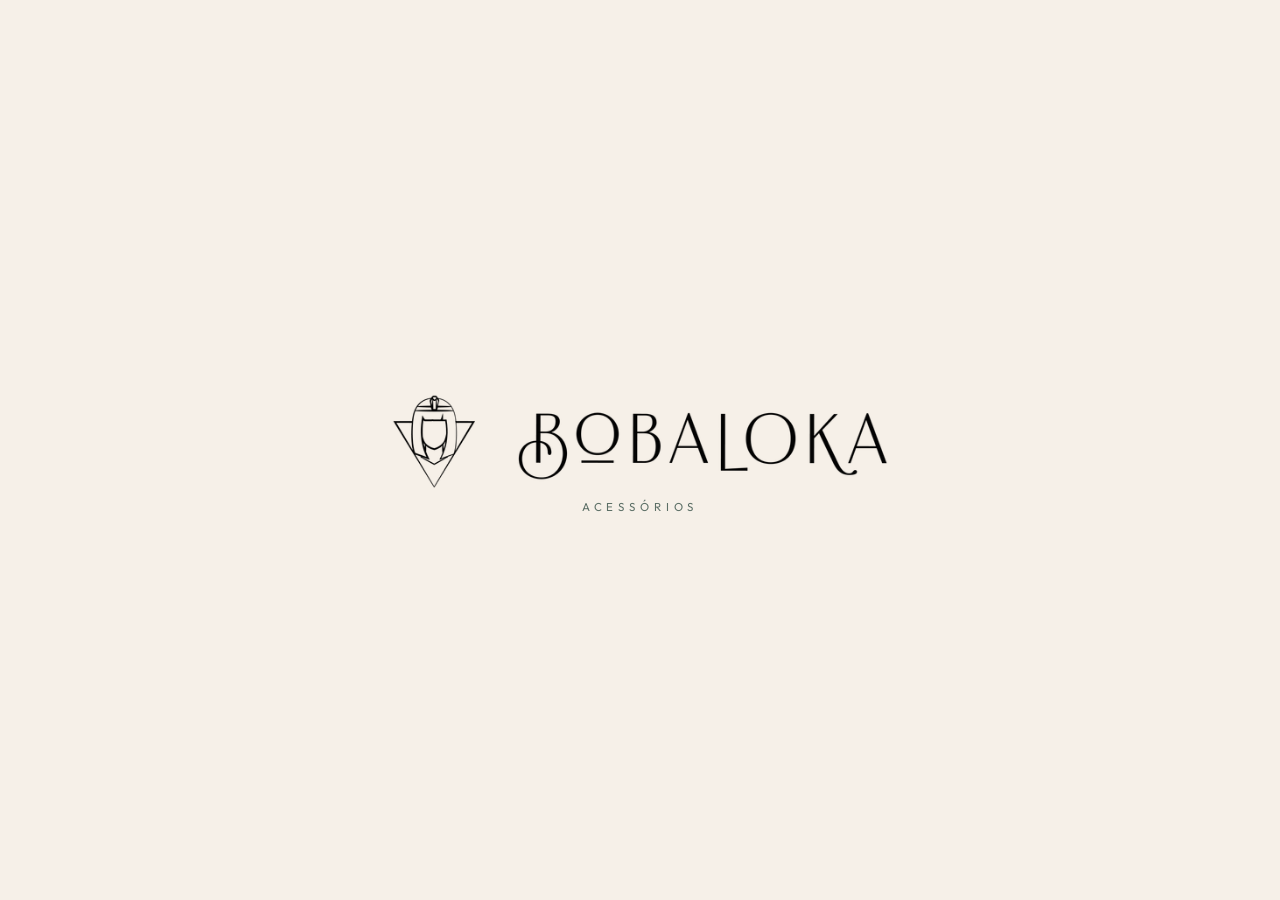
<file: index.html>
<!DOCTYPE html>
<html lang="pt-BR">
<head>
  <meta charset="UTF-8" />
  <meta name="viewport" content="width=device-width, initial-scale=1" />
  <meta name="theme-color" content="#1E3A2F" />
  <title>Bobaloka Acessórios</title>
  <meta name="description" content="Bobaloka Acessórios" />
  <link rel="icon" href="assets/icons/marca.svg" type="image/svg+xml" />
  <link rel="preconnect" href="https://fonts.googleapis.com" />
  <link rel="preconnect" href="https://fonts.gstatic.com" crossorigin />
  <link href="https://fonts.googleapis.com/css2?family=Outfit:wght@400;500&display=swap" rel="stylesheet" />
  <link rel="stylesheet" href="css/styles.css" />
</head>
<body class="home">
  <main class="home-brand">
    <h1>
      <img class="logo" src="assets/images/logo_bobaloka.png" alt="" />
      <span class="sr-only">Bobaloka</span>
    </h1>
    <p class="brand-tag">Acessórios</p>
  </main>
</body>
</html>
</file>
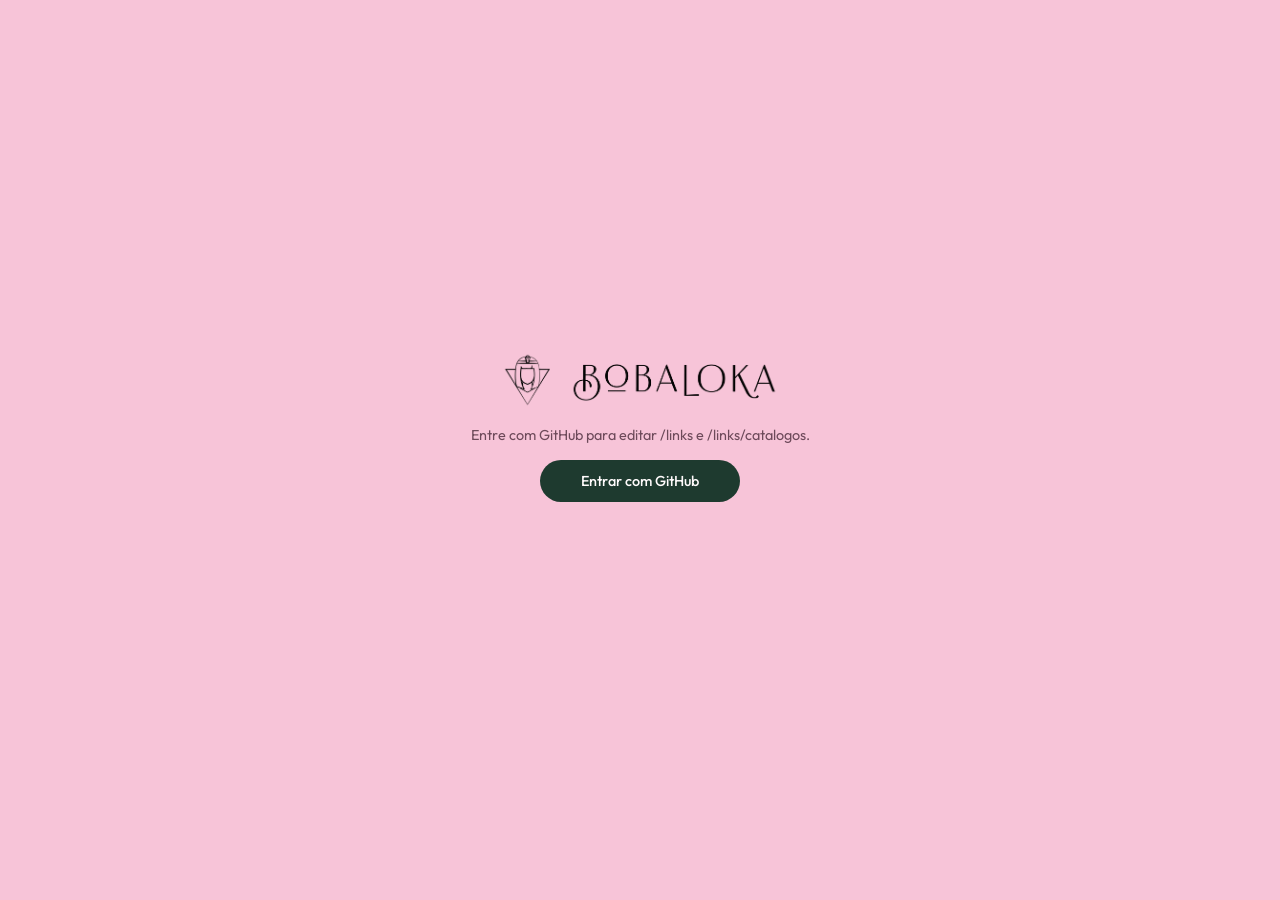
<file: admin/index.html>
<!DOCTYPE html>
<html lang="pt-BR">
<head>
  <meta charset="UTF-8" />
  <meta http-equiv="refresh" content="0;url=/links/admin/" />
  <link rel="canonical" href="/links/admin/" />
  <title>Admin | Bobaloka Acessórios</title>
  <script>
    location.replace("/links/admin/" + location.hash);
  </script>
</head>
<body>
  <p><a href="/links/admin/">Ir para o painel</a></p>
</body>
</html>
</file>
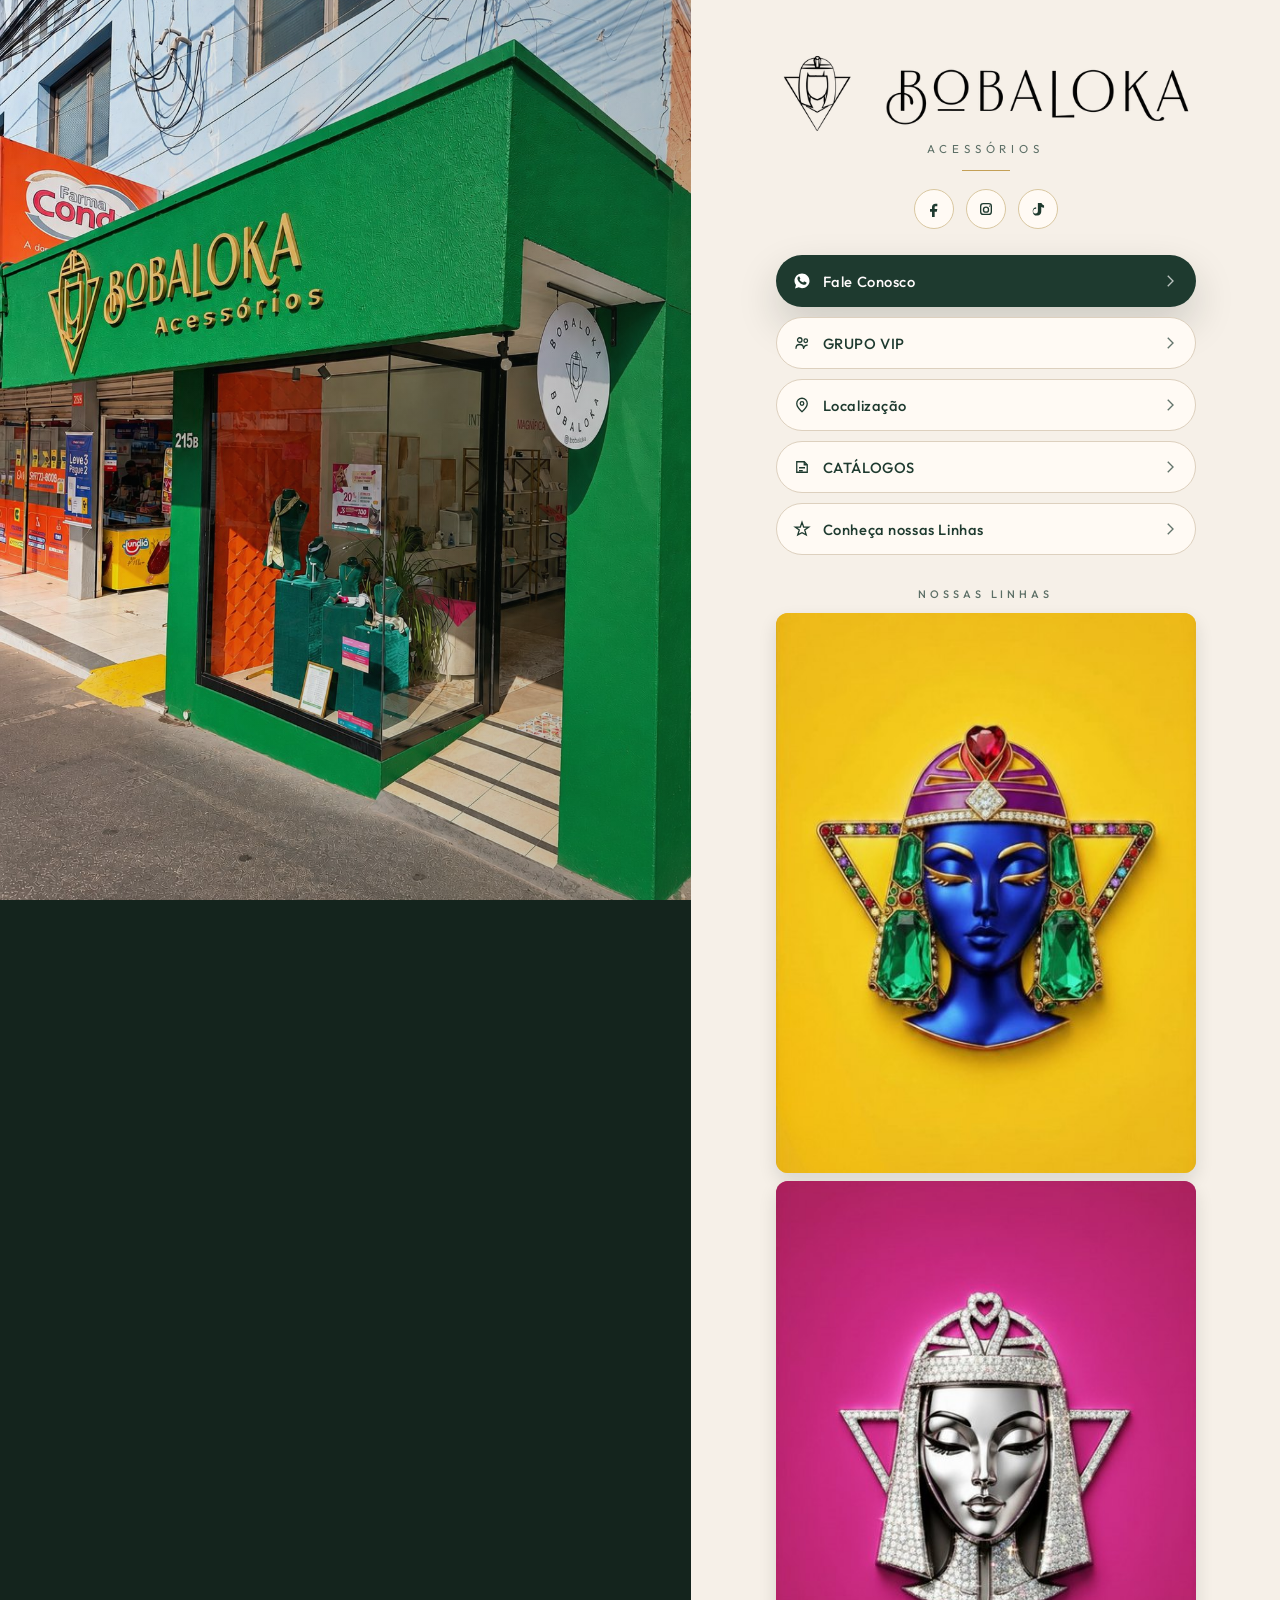
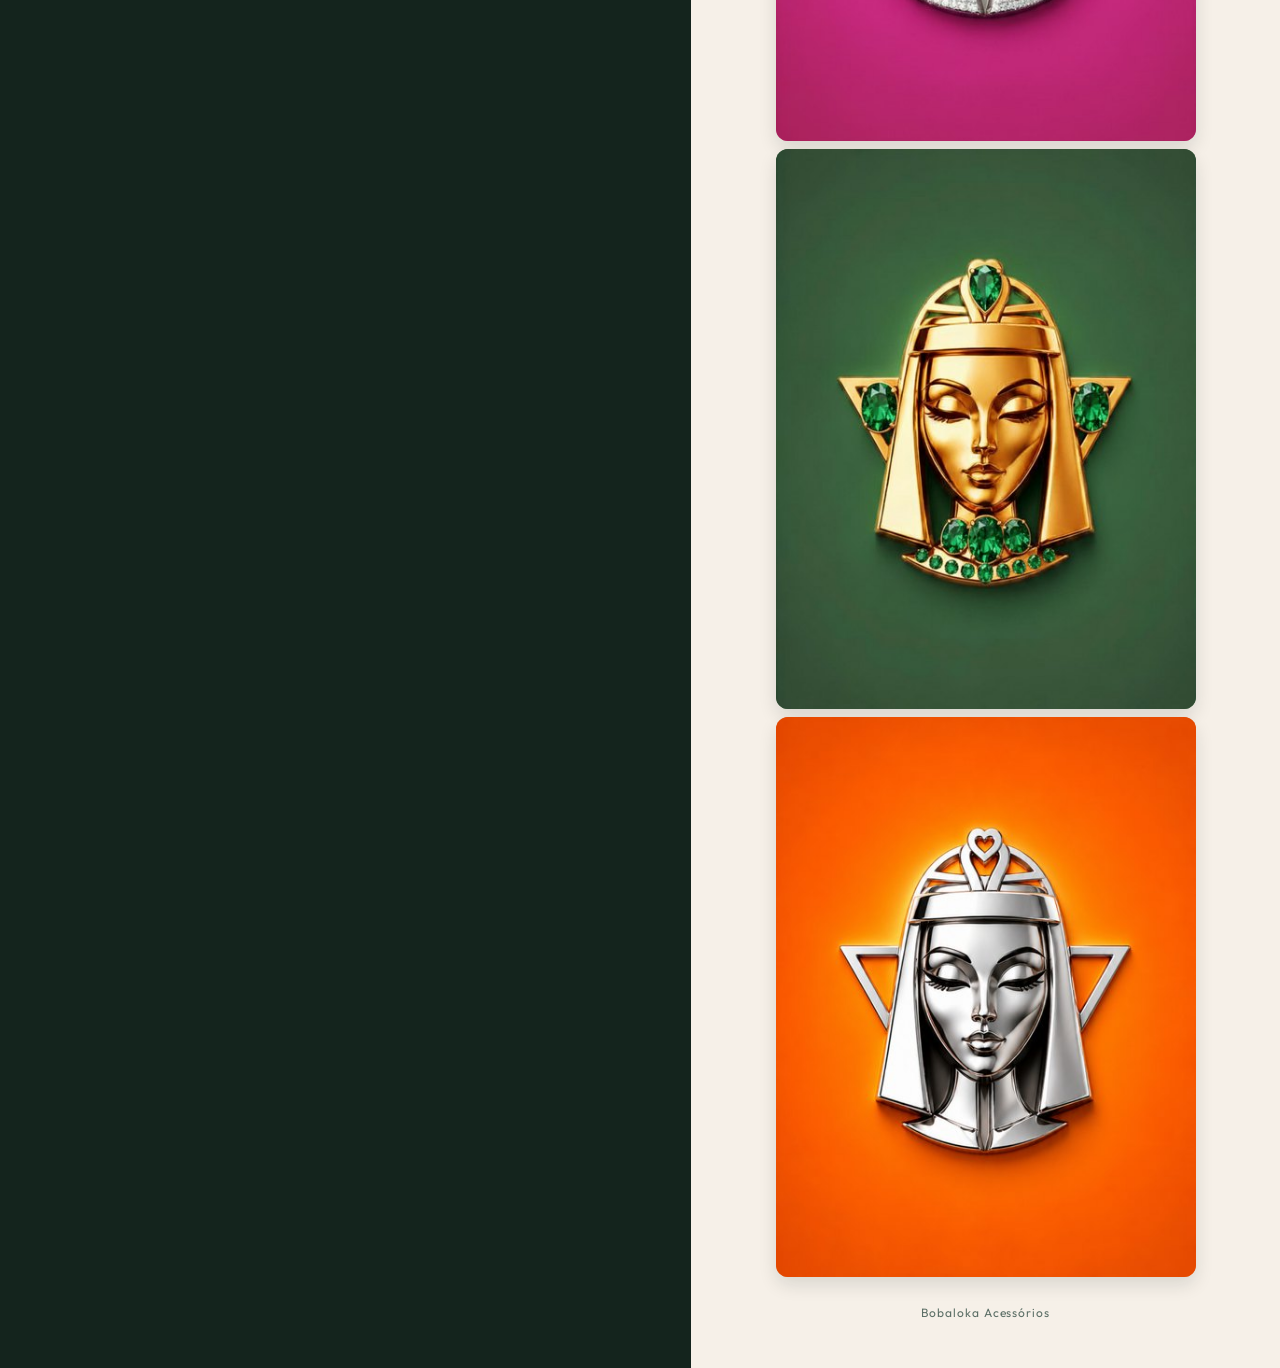
<file: catalogo/index.html>
<!DOCTYPE html>
<html lang="pt-BR">
<head>
  <meta charset="UTF-8" />
  <meta name="viewport" content="width=device-width, initial-scale=1" />
  <meta name="theme-color" content="#1E3A2F" />
  <title>Catálogo | Bobaloka Acessórios</title>
  <meta name="description" content="Bobaloka Acessórios — fale conosco, catálogos, linhas e loja." />
  <link rel="icon" href="../assets/icons/marca.svg" type="image/svg+xml" />
  <link rel="preconnect" href="https://fonts.googleapis.com" />
  <link rel="preconnect" href="https://fonts.gstatic.com" crossorigin />
  <link href="https://fonts.googleapis.com/css2?family=Outfit:wght@400;500&display=swap" rel="stylesheet" />
  <link rel="stylesheet" href="../css/styles.css" />
</head>
<body>
  <div class="page">
    <aside class="hero">
      <img
        src="../assets/images/loja.jpg"
        data-fallback="https://kiwi-f3qz3s.canva.link/bobaloka-acess-rios/_assets/media/136b9a3b6e578e9741b6e3a598acf99f.png"
        alt="Fachada da loja Bobaloka Acessórios"
      />
    </aside>

    <main class="panel">
      <div class="panel-inner">
        <header class="brand">
          <h1>
            <img class="logo" src="../assets/images/logo_bobaloka.png" alt="" />
            <span class="sr-only">Bobaloka</span>
          </h1>
          <p class="brand-tag">Acessórios</p>
          <div class="gold-line"></div>
        </header>

        <div class="socials">
          <a href="https://www.facebook.com/Bobalokaacessorios" target="_blank" rel="noopener noreferrer" aria-label="Facebook">
            <img src="../assets/icons/facebook.svg" alt="" />
          </a>
          <a href="https://www.instagram.com/bobaloka_/" target="_blank" rel="noopener noreferrer" aria-label="Instagram">
            <img src="../assets/icons/instagram.svg" alt="" />
          </a>
          <a href="https://www.tiktok.com/@bobalokaacessorio" target="_blank" rel="noopener noreferrer" aria-label="TikTok">
            <img src="../assets/icons/tiktok.svg" alt="" />
          </a>
        </div>

        <nav aria-label="Links principais">
          <a class="btn btn-primary" href="https://wa.me/message/WSMJNMSPPYQ3F1" target="_blank" rel="noopener noreferrer">
            <img class="ico" src="../assets/icons/whatsapp.svg" alt="" />
            <span>Fale Conosco</span>
            <img class="chev" src="../assets/icons/chevron.svg" alt="" />
          </a>

          <a class="btn btn-ghost" href="https://chat.whatsapp.com/LNPMnIO7Sr1DOEUdCmJw3t" target="_blank" rel="noopener noreferrer">
            <img class="ico" src="../assets/icons/grupo.svg" alt="" />
            <span>GRUPO VIP</span>
            <img class="chev" src="../assets/icons/chevron.svg" alt="" />
          </a>

          <a class="btn btn-ghost" href="https://maps.app.goo.gl/pb8vqjSMNnrAKsy87" target="_blank" rel="noopener noreferrer">
            <img class="ico" src="../assets/icons/local.svg" alt="" />
            <span>Localização</span>
            <img class="chev" src="../assets/icons/chevron.svg" alt="" />
          </a>

          <a class="btn btn-ghost" href="https://kiwi-f3qz3s.canva.link/dahvr6tegf8" target="_blank" rel="noopener noreferrer">
            <img class="ico" src="../assets/icons/catalogo.svg" alt="" />
            <span>CATÁLOGOS</span>
            <img class="chev" src="../assets/icons/chevron.svg" alt="" />
          </a>

          <a class="btn btn-ghost" href="https://canva.link/4mnb7df4q1sby7g" target="_blank" rel="noopener noreferrer">
            <img class="ico" src="../assets/icons/linhas.svg" alt="" />
            <span>Conheça nossas Linhas</span>
            <img class="chev" src="../assets/icons/chevron.svg" alt="" />
          </a>
        </nav>

        <section class="linhas" aria-label="Nossas linhas">
          <h2>Nossas linhas</h2>
          <div class="mosaic">
            <a class="tile t1" href="https://canva.link/4mnb7df4q1sby7g" target="_blank" rel="noopener noreferrer" aria-label="Conheça nossas Linhas">
              <img src="../assets/images/linha-1.jpg" data-fallback="https://kiwi-f3qz3s.canva.link/bobaloka-acess-rios/_assets/media/a388812c7fa0ef01f77255876ef562f1.png" alt="" />
            </a>
            <a class="tile t2" href="https://canva.link/4mnb7df4q1sby7g" target="_blank" rel="noopener noreferrer" aria-label="Conheça nossas Linhas">
              <img src="../assets/images/linha-2.jpg" data-fallback="https://kiwi-f3qz3s.canva.link/bobaloka-acess-rios/_assets/media/4ac3ef6ae70841d393ba1b425686c742.png" alt="" />
            </a>
            <a class="tile t3" href="https://canva.link/4mnb7df4q1sby7g" target="_blank" rel="noopener noreferrer" aria-label="Conheça nossas Linhas">
              <img src="../assets/images/linha-3.jpg" data-fallback="https://kiwi-f3qz3s.canva.link/bobaloka-acess-rios/_assets/media/27f43d047ba1ca16864059ba9b86fd74.png" alt="" />
            </a>
            <a class="tile t4" href="https://canva.link/4mnb7df4q1sby7g" target="_blank" rel="noopener noreferrer" aria-label="Conheça nossas Linhas">
              <img src="../assets/images/linha-4.jpg" data-fallback="https://kiwi-f3qz3s.canva.link/bobaloka-acess-rios/_assets/media/987bcf726a7acad573b23113d63a9a9f.png" alt="" />
            </a>
          </div>
        </section>

        <p class="foot">Bobaloka Acessórios</p>
      </div>
    </main>
  </div>
  <script src="../js/main.js"></script>
</body>
</html>
</file>
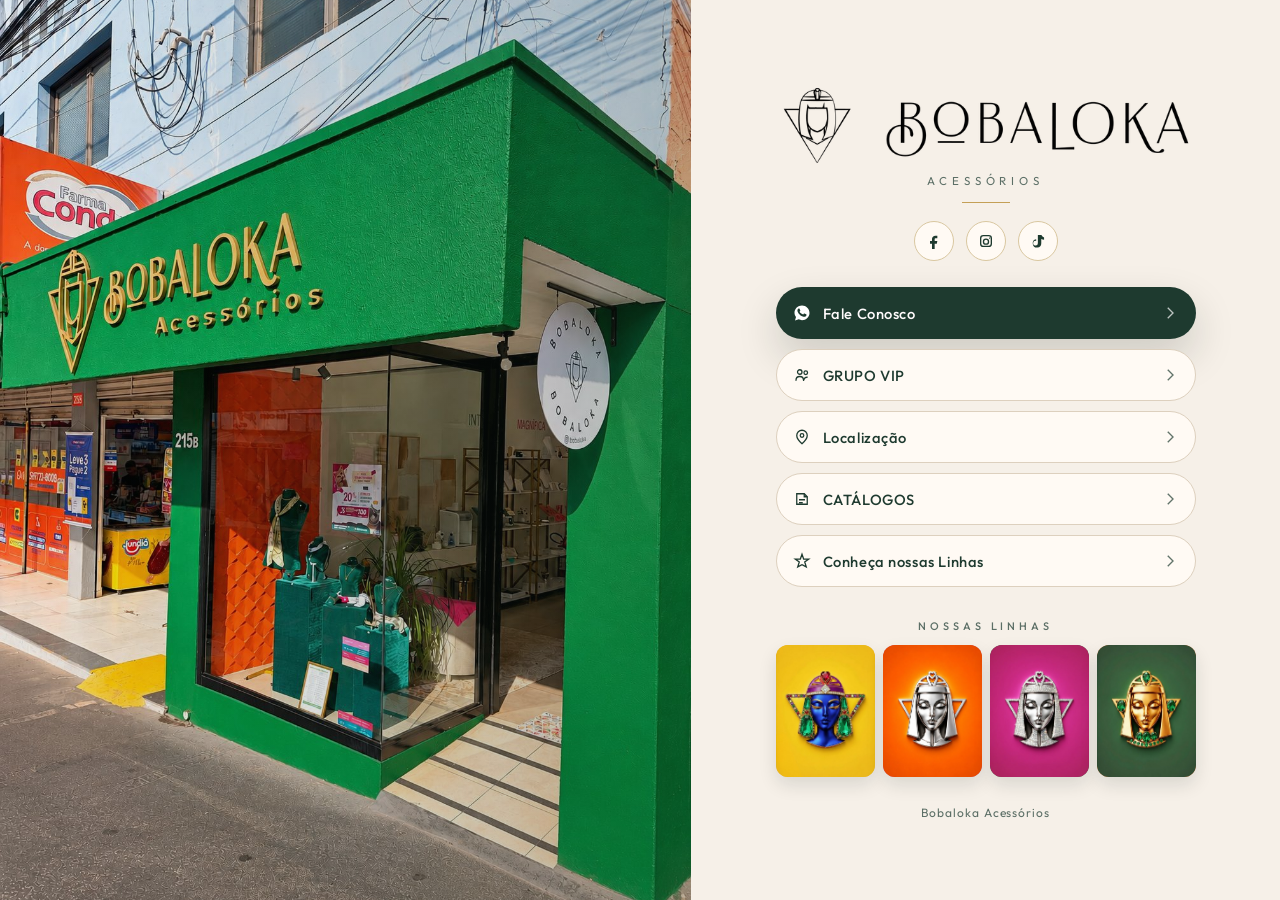
<file: links/index.html>
<!DOCTYPE html>
<html lang="pt-BR">
<head>
  <meta charset="UTF-8" />
  <meta name="viewport" content="width=device-width, initial-scale=1" />
  <meta name="theme-color" content="#1E3A2F" />
  <title>Links | Bobaloka Acessórios</title>
  <meta name="description" content="Bobaloka Acessórios — fale conosco, catálogos, linhas e loja." />
  <link rel="icon" href="../assets/icons/marca.svg" type="image/svg+xml" />
  <link rel="preconnect" href="https://fonts.googleapis.com" />
  <link rel="preconnect" href="https://fonts.gstatic.com" crossorigin />
  <link href="https://fonts.googleapis.com/css2?family=Outfit:wght@400;500&display=swap" rel="stylesheet" />
  <link rel="stylesheet" href="../css/styles.css" />
</head>
<body>
  <div class="page">
    <aside class="hero">
      <img id="hero-image" src="../assets/images/loja.jpg" alt="Fachada da loja Bobaloka Acessórios" />
    </aside>

    <main class="panel">
      <div class="panel-inner">
        <header class="brand">
          <h1>
            <img class="logo" src="../assets/images/logo_bobaloka.png" alt="" />
            <span class="sr-only">Bobaloka</span>
          </h1>
          <p class="brand-tag">Acessórios</p>
          <div class="gold-line"></div>
        </header>

        <div class="socials" id="socials"></div>
        <nav aria-label="Links principais" id="buttons"></nav>

        <section class="linhas" aria-label="Nossas linhas">
          <h2>Nossas linhas</h2>
          <div class="mosaic" id="mosaic"></div>
        </section>

        <p class="foot">Bobaloka Acessórios</p>
      </div>
    </main>
  </div>
  <script src="../js/links.js"></script>
</body>
</html>
</file>
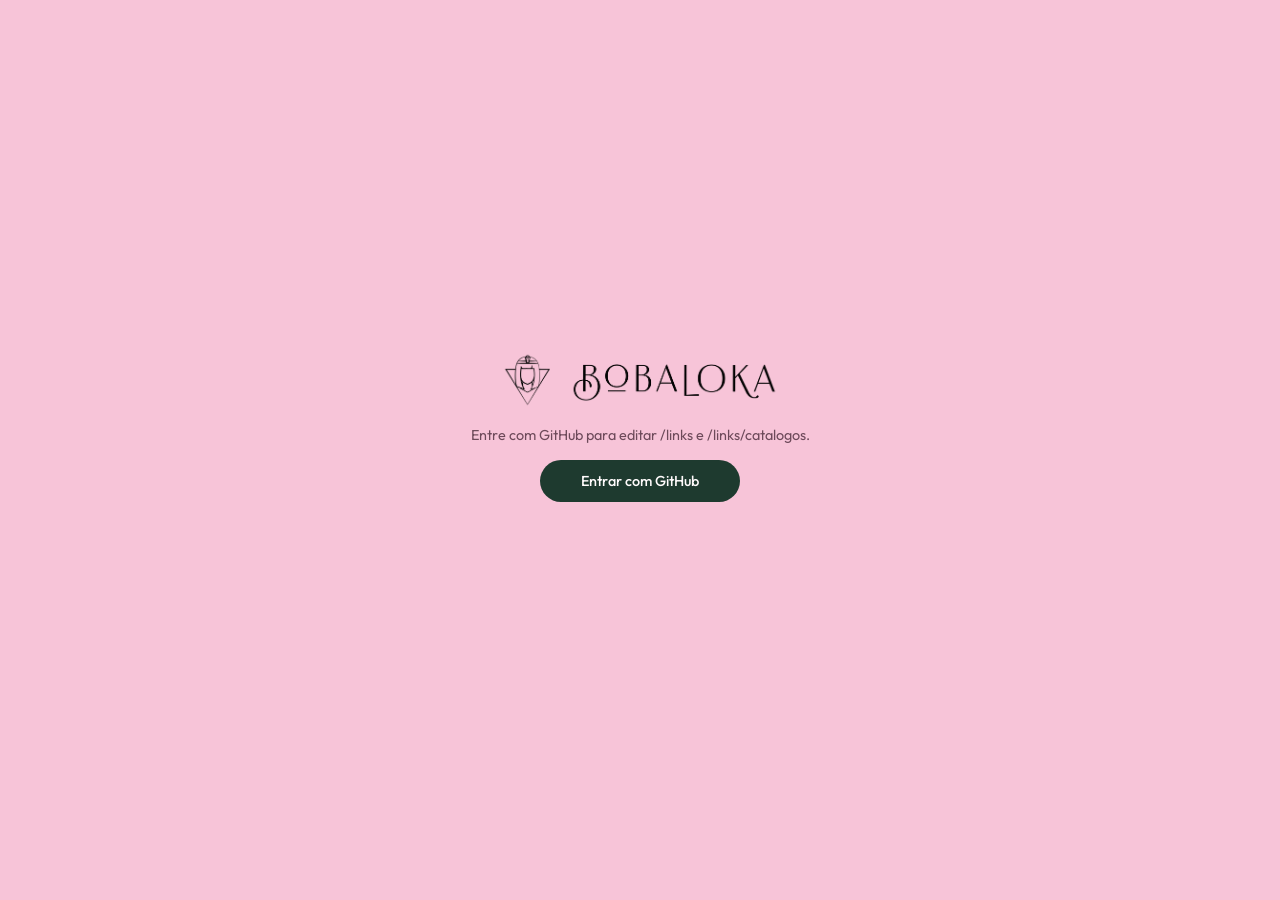
<file: links/admin/index.html>
<!DOCTYPE html>
<html lang="pt-BR">
<head>
  <meta charset="UTF-8" />
  <meta name="viewport" content="width=device-width, initial-scale=1" />
  <meta name="theme-color" content="#EB74A7" />
  <title>Admin | Bobaloka Acessórios</title>
  <link rel="icon" href="../../assets/icons/marca.svg" type="image/svg+xml" />
  <link rel="preconnect" href="https://fonts.googleapis.com" />
  <link rel="preconnect" href="https://fonts.gstatic.com" crossorigin />
  <link href="https://fonts.googleapis.com/css2?family=Outfit:wght@400;500&display=swap" rel="stylesheet" />
  <link rel="stylesheet" href="../../css/admin.css?v=4" />
</head>
<body>
  <div id="login-view" class="admin login">
    <div class="login-box">
      <img src="../../assets/images/logo_bobaloka.png" alt="Bobaloka" />
      <p class="status">Entre com GitHub para editar /links e /links/catalogos.</p>
      <p id="setup-note" class="setup hidden">Configure o OAuth App e o Worker. Veja o README na pasta oauth-worker.</p>
      <button type="button" class="btn btn-primary" id="login-btn">Entrar com GitHub</button>
      <p id="login-status" class="status"></p>
    </div>
  </div>

  <div id="editor-view" class="admin hidden">
    <header class="admin-header">
      <div class="admin-brand">
        <img src="../../assets/images/logo_bobaloka.png" alt="" />
        <p>Painel</p>
        <h1>Editar conteúdo</h1>
      </div>
      <div class="admin-user">
        <p id="user-label" class="status"></p>
        <button type="button" class="btn btn-ghost" id="logout-btn">Sair</button>
      </div>
    </header>

    <nav class="admin-tabs" aria-label="Seções">
      <button type="button" class="tab is-active" data-tab="links">Links</button>
      <button type="button" class="tab" data-tab="catalogos">Catálogos</button>
    </nav>

    <p id="editor-status" class="status"></p>

    <div id="tab-links">
      <section class="card" id="hero-card">
        <h2>Foto da loja</h2>
      </section>

      <section class="card">
        <h2>Redes sociais</h2>
        <div id="socials-list"></div>
        <div class="card-actions">
          <button type="button" class="btn btn-ghost" data-add="socials">Adicionar rede</button>
        </div>
      </section>

      <section class="card">
        <h2>Botões</h2>
        <div id="buttons-list"></div>
        <div class="card-actions">
          <button type="button" class="btn btn-ghost" data-add="buttons">Adicionar botão</button>
        </div>
      </section>

      <section class="card">
        <h2>Nossas linhas</h2>
        <div id="linhas-list"></div>
        <div class="card-actions">
          <button type="button" class="btn btn-ghost" data-add="linhas">Adicionar linha</button>
        </div>
      </section>
    </div>

    <div id="tab-catalogos" class="hidden">
      <section class="card">
        <h2>Atendimento</h2>
        <div id="catalog-contact-fields"></div>
      </section>
      <div id="catalog-groups-list"></div>
      <div class="card-actions">
        <button type="button" class="btn btn-ghost" data-add="catalog-group">Adicionar linha</button>
      </div>
    </div>

    <div class="save-bar">
      <button type="button" class="btn btn-primary" id="save-btn">Salvar no GitHub</button>
    </div>
  </div>

  <script src="config.js"></script>
  <script src="../../js/admin.js?v=4"></script>
</body>
</html>
</file>
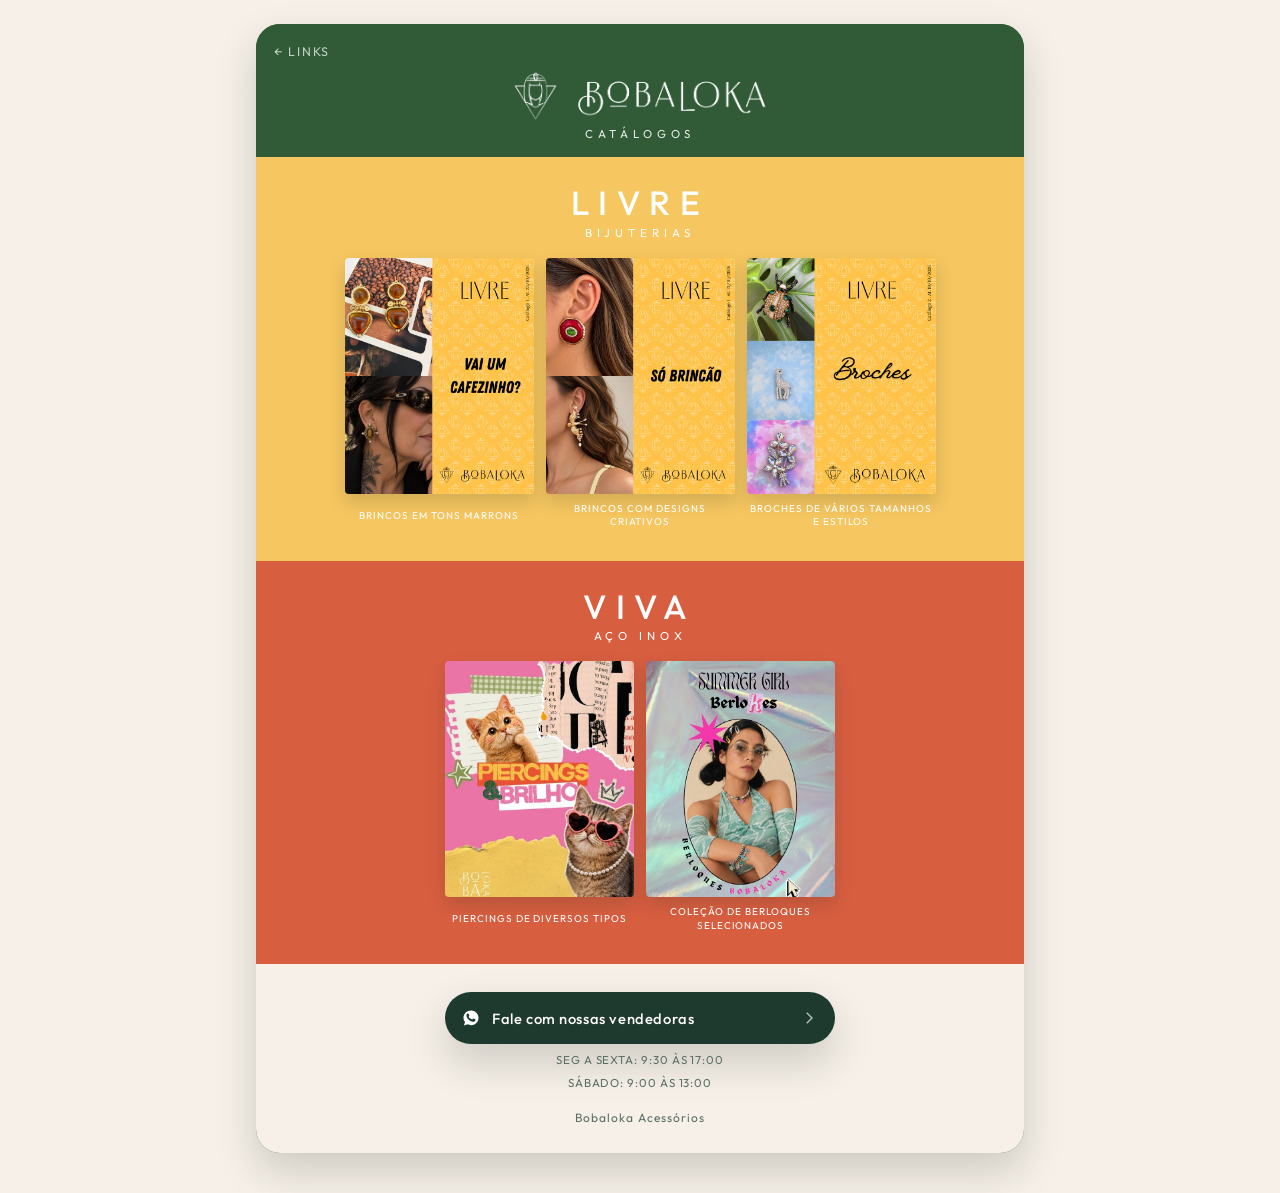
<file: links/catalogos/index.html>
<!DOCTYPE html>
<html lang="pt-BR">
<head>
  <meta charset="UTF-8" />
  <meta name="viewport" content="width=device-width, initial-scale=1" />
  <meta name="theme-color" content="#F6F0E8" />
  <title>Catálogos | Bobaloka Acessórios</title>
  <meta name="description" content="Catálogos Bobaloka Acessórios — bijuterias Livre e aço inox Viva." />
  <link rel="icon" href="../../assets/icons/marca.svg" type="image/svg+xml" />
  <link rel="preconnect" href="https://fonts.googleapis.com" />
  <link rel="preconnect" href="https://fonts.gstatic.com" crossorigin />
  <link href="https://fonts.googleapis.com/css2?family=Outfit:wght@400;500&display=swap" rel="stylesheet" />
  <link rel="stylesheet" href="../../css/styles.css" />
</head>
<body class="catalogos">
  <main class="catalog-shell">
    <header class="catalog-hero">
      <p class="back-link">
        <a href="../">← Links</a>
      </p>
      <h1>
        <img class="logo" src="../../assets/images/logo_bobaloka.png" alt="" />
        <span class="sr-only">Bobaloka</span>
      </h1>
      <p class="brand-tag catalog-hero-title">Catálogos</p>
    </header>

    <div id="catalog-groups"></div>

    <div class="catalog-contact" id="catalog-contact" hidden></div>
    <p class="foot">Bobaloka Acessórios</p>
  </main>
  <script src="../../js/catalogos.js"></script>
</body>
</html>
</file>
<file: css/styles.css>
:root {
  --forest: #1e3a2f;
  --forest-deep: #14241d;
  --forest-mid: #2a4f40;
  --cream: #f6f0e8;
  --gold: #c4a056;
  --ink: #1a2e26;
  --muted: #5c6f66;
  --white: #fffbfc;
  --shadow: 0 18px 40px rgba(20, 36, 29, 0.18);
}

* {
  box-sizing: border-box;
  margin: 0;
  padding: 0;
}

html,
body {
  min-height: 100%;
}

body {
  font-family: Outfit, system-ui, sans-serif;
  color: var(--ink);
  background: var(--forest-deep);
}

body.home {
  background: var(--cream);
  min-height: 100vh;
  display: grid;
  place-items: center;
}

.home-brand {
  width: min(560px, 100%);
  text-align: center;
  padding: 24px;
}

.home .logo {
  width: 100%;
  height: auto;
}

img {
  max-width: 100%;
  display: block;
}

.page {
  min-height: 100vh;
  display: grid;
  grid-template-rows: 38vh auto;
}

.hero {
  position: relative;
  overflow: hidden;
  background:
    radial-gradient(circle at 30% 20%, rgba(196, 160, 86, 0.18), transparent 40%),
    linear-gradient(160deg, #2a4a3c, var(--forest-deep));
}

.hero img {
  width: 100%;
  height: 100%;
  object-fit: cover;
  object-position: center 40%;
}

.hero img.is-hidden {
  display: none;
}

.hero::after {
  content: "";
  position: absolute;
  inset: 0;
  background: linear-gradient(180deg, rgba(20, 36, 29, 0.08) 30%, rgba(20, 36, 29, 0.55) 100%);
  pointer-events: none;
}

.panel {
  background: var(--cream);
  padding: 28px 22px 40px;
}

.panel-inner {
  width: min(420px, 100%);
  margin: 0 auto;
}

.brand {
  text-align: center;
  margin-bottom: 8px;
}

.brand h1 {
  margin: 0;
  font-size: inherit;
  font-weight: 600;
}

.sr-only {
  position: absolute;
  width: 1px;
  height: 1px;
  padding: 0;
  overflow: hidden;
  clip: rect(0 0 0 0);
  white-space: nowrap;
  border: 0;
}

.logo {
  width: min(400px, 100%);
  height: auto;
  margin: 0 auto;
  object-fit: contain;
  object-position: center;
  filter: invert(1);
}

.brand-tag {
  margin-top: 2px;
  font-size: 0.72rem;
  letter-spacing: 0.42em;
  text-transform: uppercase;
  color: var(--muted);
}

.gold-line {
  width: 48px;
  height: 1px;
  background: var(--gold);
  margin: 14px auto 0;
}

.socials {
  display: flex;
  justify-content: center;
  gap: 12px;
  margin: 18px 0 26px;
}

.socials a {
  width: 40px;
  height: 40px;
  border: 1px solid #d9c7a0;
  border-radius: 50%;
  display: grid;
  place-items: center;
  color: var(--forest);
  background: #fffaf4;
  text-decoration: none;
  transition: transform 0.2s ease, background 0.2s ease, border-color 0.2s ease;
}

.socials a:hover,
.socials a:focus-visible {
  transform: translateY(-2px);
  background: var(--forest);
  border-color: var(--forest);
}

.socials a:hover img,
.socials a:focus-visible img {
  filter: invert(1) brightness(1.4);
}

.socials img {
  width: 16px;
  height: 16px;
}

nav {
  display: grid;
  gap: 10px;
}

.btn {
  display: flex;
  align-items: center;
  gap: 12px;
  min-height: 52px;
  padding: 0 16px;
  border-radius: 999px;
  text-decoration: none;
  font-size: 0.92rem;
  font-weight: 500;
  letter-spacing: 0.04em;
  border: 1px solid transparent;
  transition: transform 0.2s ease, background 0.2s ease, border-color 0.2s ease;
}

.btn span {
  flex: 1;
  text-align: left;
}

.btn .ico,
.btn .chev {
  width: 18px;
  height: 18px;
  flex-shrink: 0;
}

.btn .chev {
  opacity: 0.7;
}

.btn-primary {
  background: var(--forest);
  color: var(--white);
  box-shadow: var(--shadow);
}

.btn-primary .ico,
.btn-primary .chev {
  filter: invert(1) brightness(1.4);
}

.btn-primary:hover,
.btn-primary:focus-visible {
  background: var(--forest-mid);
  transform: translateY(-1px);
}

.btn-ghost {
  background: #fffaf4;
  color: var(--forest);
  border-color: #ddd0be;
}

.btn-ghost:hover,
.btn-ghost:focus-visible {
  border-color: var(--gold);
  transform: translateY(-1px);
}

.linhas {
  margin-top: 32px;
}

.linhas h2 {
  font-size: 0.68rem;
  letter-spacing: 0.36em;
  text-transform: uppercase;
  color: var(--muted);
  font-weight: 500;
  text-align: center;
  margin-bottom: 12px;
}

.mosaic {
  display: flex;
  flex-direction: column;
  gap: 8px;
}

.mosaic-row {
  display: grid;
  gap: 8px;
}

.mosaic-row-3 {
  grid-template-columns: repeat(3, 1fr);
}

.mosaic-row-4 {
  grid-template-columns: repeat(4, 1fr);
}

.mosaic-row-5 {
  grid-template-columns: repeat(5, 1fr);
}

.tile {
  aspect-ratio: 3 / 4;
  border-radius: 12px;
  overflow: hidden;
  display: block;
  position: relative;
  box-shadow: 0 8px 18px rgba(20, 36, 29, 0.12);
  transition: transform 0.2s ease;
}

.tile:hover,
.tile:focus-visible {
  transform: translateY(-3px);
}

.tile img {
  width: 100%;
  height: 100%;
  object-fit: cover;
}

.tile img.is-hidden {
  display: none;
}

.t1 { background: #e8b84a; }
.t2 { background: #c45b86; }
.t3 { background: #3d6b45; }
.t4 { background: #e07a3d; }

.tile::after {
  content: "";
  position: absolute;
  inset: 18% 22%;
  background: center / contain no-repeat url("../assets/icons/marca.svg");
  opacity: 0.35;
  filter: invert(1);
  pointer-events: none;
}

.tile:has(img:not(.is-hidden))::after {
  display: none;
}

.foot {
  margin-top: 28px;
  text-align: center;
  font-size: 0.75rem;
  letter-spacing: 0.08em;
  color: var(--muted);
}

body.catalogos {
  background: var(--cream);
  min-height: 100vh;
}

.catalog-shell {
  width: 60vw;
  max-width: calc(100% - 32px);
  min-width: min(22rem, calc(100% - 32px));
  margin: 24px auto 40px;
  overflow: hidden;
  background: #305b36;
  border-radius: 24px;
  box-shadow: var(--shadow);
}

body.catalogos .logo {
  width: min(260px, 70vw);
  filter: none;
}

.catalog-hero {
  position: relative;
  padding: 44px 22px 16px;
  text-align: center;
  background: #305b36;
}

.catalog-hero-title {
  color: rgba(255, 255, 255, 0.88);
}

.back-link {
  position: absolute;
  top: 16px;
  left: 18px;
  margin: 0;
  text-align: left;
}

.back-link a {
  color: rgba(255, 255, 255, 0.72);
  text-decoration: none;
  font-size: 0.78rem;
  letter-spacing: 0.14em;
  text-transform: uppercase;
}

.back-link a:hover,
.back-link a:focus-visible {
  color: #fff;
}

.catalog-group {
  --line-color: #f6c660;
  padding: 28px 20px 32px;
  text-align: center;
  background: var(--line-color);
}

.catalog-group h2 {
  font-size: clamp(1.6rem, 6vw, 2.1rem);
  font-weight: 500;
  letter-spacing: 0.28em;
  text-transform: uppercase;
  color: #fff;
  line-height: 1.05;
}

.catalog-subtitle {
  margin-top: 4px;
  font-size: 0.72rem;
  letter-spacing: 0.42em;
  text-transform: uppercase;
  color: #fff;
}

.catalog-grid {
  display: flex;
  flex-wrap: wrap;
  justify-content: center;
  gap: 14px 12px;
  width: 100%;
  margin: 18px auto 0;
  text-align: left;
}

.catalog-card {
  display: grid;
  gap: 8px;
  color: inherit;
  text-decoration: none;
  flex: 0 0 min(189px, calc(50% - 6px));
  width: min(189px, calc(50% - 6px));
  min-width: 0;
}

.catalog-card img {
  width: 100%;
  aspect-ratio: 4 / 5;
  object-fit: cover;
  border-radius: 4px;
  background: rgba(255, 255, 255, 0.18);
  box-shadow: 0 8px 18px rgba(20, 36, 29, 0.16);
  transition: transform 0.2s ease;
}

.catalog-card span {
  font-size: 0.62rem;
  letter-spacing: 0.1em;
  text-transform: uppercase;
  color: #fff;
  text-align: center;
  line-height: 1.35;
}

.catalog-card:hover img,
.catalog-card:focus-visible img {
  transform: translateY(-3px);
}

.catalog-contact {
  display: grid;
  gap: 8px;
  justify-items: center;
  padding: 28px 20px 12px;
  background: var(--cream);
}

.catalog-contact .btn {
  width: min(390px, 100%);
}

body.catalogos .foot {
  margin: 0;
  padding: 8px 20px 28px;
  background: var(--cream);
  color: var(--muted);
}

.catalog-hours {
  text-align: center;
  font-size: 0.72rem;
  letter-spacing: 0.08em;
  text-transform: uppercase;
  color: var(--muted);
}

@media (min-width: 900px) {
  .page {
    grid-template-rows: none;
    grid-template-columns: minmax(0, 1.08fr) minmax(420px, 0.92fr);
  }

  .hero {
    height: 100vh;
    position: sticky;
    top: 0;
  }

  .hero::after {
    background: linear-gradient(90deg, rgba(20, 36, 29, 0.05), rgba(20, 36, 29, 0.28));
  }

  .panel {
    display: grid;
    place-items: center;
    padding: 48px 40px;
    min-height: 100vh;
  }

  .logo {
    width: min(440px, 100%);
    height: auto;
  }
}

@media (prefers-reduced-motion: reduce) {
  .btn,
  .socials a,
  .tile,
  .catalog-card img {
    transition: none;
  }
}
</file>
<file: css/admin.css>
:root {
  --forest: #1e3a2f;
  --forest-mid: #2a4f40;
  --cream: #fff7f4;
  --rose: #eb74a7;
  --rose-soft: #f4b3cf;
  --rose-page: #f7c4d8;
  --gold: #c4a056;
  --ink: #1a2e26;
  --muted: #6d4a5a;
  --white: #fffbfc;
  --line: #e8b7c9;
  --danger: #8a2f3b;
}

* {
  box-sizing: border-box;
  margin: 0;
  padding: 0;
}

body {
  font-family: Outfit, system-ui, sans-serif;
  color: var(--ink);
  background: var(--rose-page);
  min-height: 100vh;
}

.admin {
  width: min(760px, 100%);
  margin: 0 auto;
  padding: 32px 20px 64px;
}

.admin-header {
  display: flex;
  align-items: center;
  justify-content: space-between;
  gap: 16px;
  margin-bottom: 28px;
}

.admin-brand {
  display: flex;
  flex-direction: column;
  gap: 4px;
}

.admin-brand img {
  width: min(240px, 70vw);
  height: auto;
  filter: invert(1);
}

.admin-brand p {
  font-size: 0.72rem;
  letter-spacing: 0.28em;
  text-transform: uppercase;
  color: var(--muted);
}

.admin h1 {
  font-size: 1.1rem;
  font-weight: 500;
  margin-top: 8px;
}

.admin-tabs {
  display: flex;
  gap: 8px;
  margin-bottom: 16px;
}

.admin-tabs .tab {
  flex: 1;
  min-height: 42px;
  border: 1px solid var(--line);
  border-radius: 999px;
  background: var(--white);
  color: var(--ink);
  font: inherit;
  font-size: 0.9rem;
  font-weight: 500;
  cursor: pointer;
}

.admin-tabs .tab.is-active {
  background: var(--forest);
  border-color: var(--forest);
  color: var(--white);
}

.admin-user {
  display: flex;
  flex-direction: row;
  align-items: center;
  flex-shrink: 0;
  gap: 12px;
}

.admin-user .status {
  margin: 0;
  white-space: nowrap;
}

.btn {
  display: inline-flex;
  align-items: center;
  justify-content: center;
  gap: 8px;
  min-height: 42px;
  padding: 0 16px;
  border-radius: 999px;
  border: 1px solid transparent;
  font: inherit;
  font-size: 0.9rem;
  font-weight: 500;
  line-height: 1;
  cursor: pointer;
  text-decoration: none;
  color: inherit;
  white-space: nowrap;
}

.btn-primary {
  background: var(--forest);
  color: var(--white);
}

.btn-primary:hover {
  background: var(--forest-mid);
}

.btn-ghost {
  background: var(--white);
  border-color: var(--line);
}

.btn-danger {
  background: var(--white);
  color: var(--danger);
  border-color: #e3c4c8;
}

.btn:disabled {
  opacity: 0.55;
  cursor: not-allowed;
}

.card {
  background: rgba(255, 251, 252, 0.88);
  border: 1px solid var(--line);
  border-radius: 16px;
  padding: 20px;
  margin-bottom: 16px;
}

.card h2 {
  font-size: 0.78rem;
  letter-spacing: 0.22em;
  text-transform: uppercase;
  color: var(--muted);
  font-weight: 500;
  margin-bottom: 16px;
}

.card-actions {
  display: flex;
  justify-content: flex-end;
  margin-top: 28px;
  padding-top: 20px;
  border-top: 1px solid var(--line);
}

.field {
  display: grid;
  gap: 6px;
  margin-bottom: 12px;
}

.field label {
  font-size: 0.8rem;
  color: var(--muted);
}

.field input[type="text"],
.field input[type="url"],
.field input[type="color"],
.field textarea {
  width: 100%;
  min-height: 42px;
  padding: 0 12px;
  border: 1px solid var(--line);
  border-radius: 10px;
  background: var(--white);
  font: inherit;
  color: var(--ink);
}

.field input[type="color"] {
  padding: 6px;
  max-width: 88px;
}

.field textarea {
  min-height: 88px;
  padding: 10px 12px;
  resize: vertical;
}

.field-hint {
  font-size: 0.75rem;
  color: var(--muted);
}

.field-image-controls {
  display: flex;
  gap: 8px;
  align-items: stretch;
}

.field-image-controls input[type="url"] {
  flex: 1;
  min-width: 0;
}

.field-image-controls .btn {
  flex-shrink: 0;
  min-height: 42px;
}

.field-image input[type="file"] {
  position: absolute;
  width: 1px;
  height: 1px;
  overflow: hidden;
  clip: rect(0 0 0 0);
}

.field-image {
  position: relative;
}

.color-field {
  display: flex;
  align-items: center;
  gap: 10px;
}

.check {
  display: flex;
  align-items: center;
  gap: 8px;
  font-size: 0.88rem;
  margin: 8px 0 12px;
}

.item {
  border-top: 1px solid var(--line);
  padding-top: 16px;
  margin-top: 16px;
}

.item:first-of-type {
  border-top: 0;
  padding-top: 0;
  margin-top: 0;
}

.item-head {
  display: flex;
  justify-content: space-between;
  gap: 12px;
  align-items: center;
  margin-bottom: 12px;
}

.item-head > strong {
  min-width: 0;
  flex: 1;
}

.item-actions {
  display: flex;
  flex-wrap: nowrap;
  justify-content: flex-end;
  gap: 8px;
  flex-shrink: 0;
}

.item-actions .btn {
  min-width: 84px;
  min-height: 36px;
  padding: 0 12px;
  font-size: 0.82rem;
}

.preview {
  width: 56px;
  height: 56px;
  flex-shrink: 0;
  object-fit: cover;
  border-radius: 8px;
  background: var(--cream);
  border: 1px solid var(--line);
  margin-top: 22px;
}

.preview-round {
  border-radius: 50%;
  object-fit: contain;
  padding: 10px;
}

.row {
  display: flex;
  gap: 12px;
  align-items: flex-start;
}

.row .field {
  flex: 1;
  min-width: 0;
  margin-bottom: 0;
}

.status {
  margin: 0;
  font-size: 0.9rem;
  color: var(--muted);
}

.status.error {
  color: var(--danger);
}

#editor-status {
  margin: 0 0 16px;
}

.login {
  min-height: 100vh;
  display: grid;
  place-items: center;
}

.login-box {
  display: flex;
  flex-direction: column;
  align-items: center;
  text-align: center;
  gap: 16px;
  width: min(420px, 100%);
}

.login-box img {
  width: min(280px, 70vw);
  height: auto;
  filter: invert(1);
}

.login-box .btn {
  min-width: 200px;
}

.hidden {
  display: none !important;
}

.save-bar {
  position: sticky;
  bottom: 0;
  display: flex;
  justify-content: flex-end;
  gap: 10px;
  padding: 16px 0 8px;
  background: linear-gradient(180deg, transparent, var(--rose-page) 28%);
}

.setup {
  background: #fff3d9;
  border: 1px solid var(--gold);
  color: var(--ink);
  border-radius: 12px;
  padding: 12px 14px;
  font-size: 0.88rem;
  width: 100%;
}

@media (max-width: 640px) {
  .item-head {
    flex-direction: column;
    align-items: stretch;
  }

  .item-actions {
    justify-content: stretch;
  }

  .item-actions .btn {
    flex: 1;
  }

  .admin-header {
    flex-wrap: wrap;
  }

  .field-image-controls {
    flex-direction: column;
  }
}
</file>
